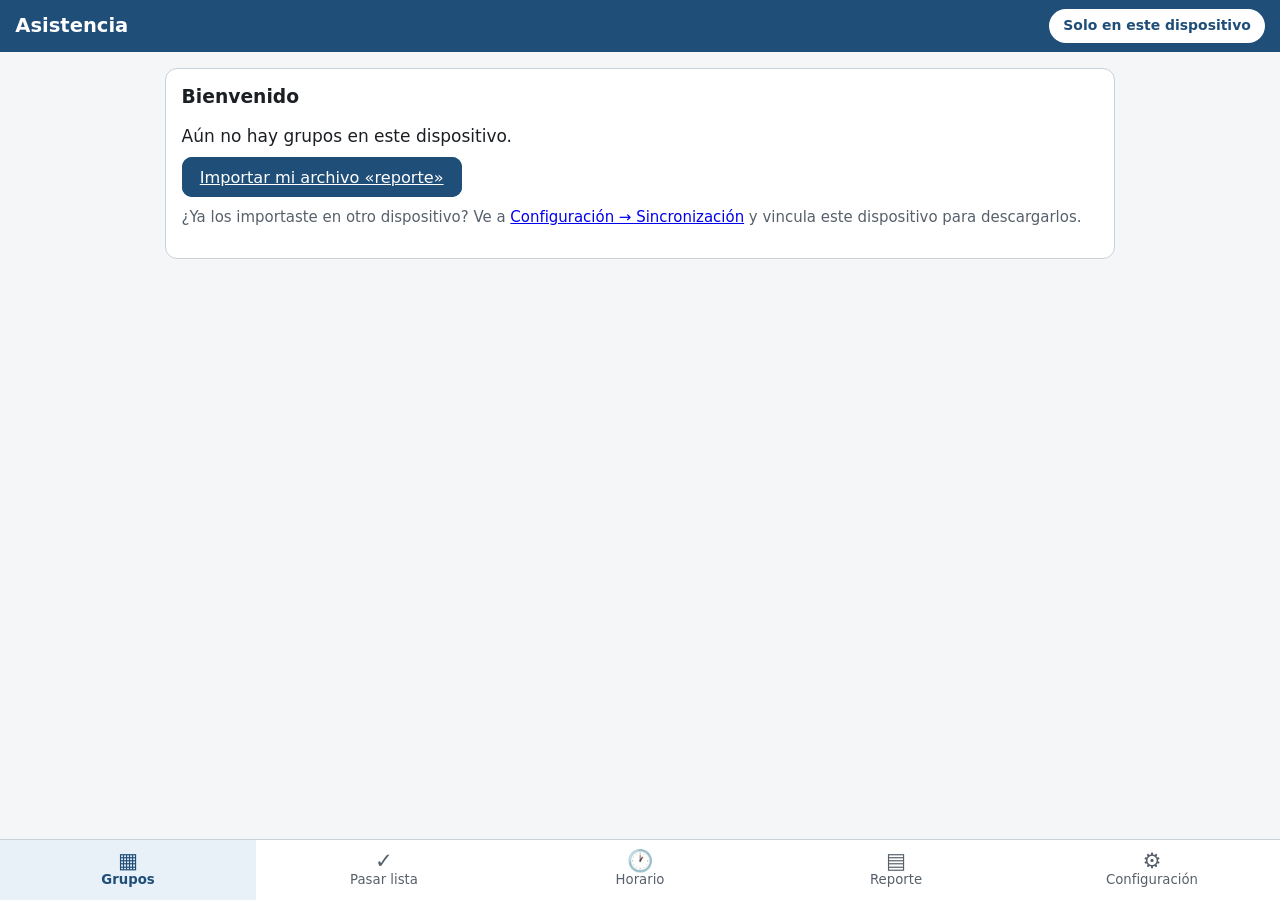
<file: index.html>
<!DOCTYPE html>
<html lang="es">
<head>
<meta charset="utf-8">
<meta name="viewport" content="width=device-width, initial-scale=1, viewport-fit=cover">
<title>Asistencia</title>
<meta name="description" content="Control de asistencia sin conexión para seis grupos">
<meta name="theme-color" content="#1f4e79">
<link rel="manifest" href="manifest.webmanifest">
<link rel="icon" href="icons/icon-192.png">
<link rel="apple-touch-icon" href="icons/apple-touch-icon.png">
<meta name="apple-mobile-web-app-capable" content="yes">
<meta name="mobile-web-app-capable" content="yes">
<meta name="apple-mobile-web-app-title" content="Asistencia">
<meta name="apple-mobile-web-app-status-bar-style" content="default">
<link rel="stylesheet" href="app.css">
</head>
<body>
<header class="top">
  <h1 id="titulo">Asistencia</h1>
  <a id="estado" class="pill local" href="#/config" aria-live="polite">…</a>
</header>
<div id="aviso-actualizacion" class="banner" hidden>
  Hay una versión nueva de la aplicación.
  <button id="btn-actualizar" class="btn small">Actualizar</button>
</div>
<main id="vista" tabindex="-1"></main>
<nav class="bottom" aria-label="Navegación principal">
  <a href="#/" data-nav="grupos"><span aria-hidden="true">▦</span>Grupos</a>
  <a href="#/lista" data-nav="lista"><span aria-hidden="true">✓</span>Pasar lista</a>
  <a href="#/horario" data-nav="horario"><span aria-hidden="true">🕐</span>Horario</a>
  <a href="#/reporte" data-nav="reporte"><span aria-hidden="true">▤</span>Reporte</a>
  <a href="#/config" data-nav="config"><span aria-hidden="true">⚙</span>Configuración</a>
</nav>
<div id="toasts" aria-live="polite"></div>
<div id="impresion" aria-hidden="true"></div>

<dialog id="dlg">
  <form method="dialog" id="dlg-form">
    <h2 id="dlg-titulo"></h2>
    <div id="dlg-cuerpo"></div>
    <div class="dlg-botones">
      <button value="ok" class="btn primary" id="dlg-ok">Aceptar</button>
      <button value="cancel" class="btn" id="dlg-cancelar" formnovalidate>Cancelar</button>
    </div>
  </form>
</dialog>
<noscript>Esta aplicación necesita JavaScript activado.</noscript>
<script src="app.js"></script>
</body>
</html>
</file>
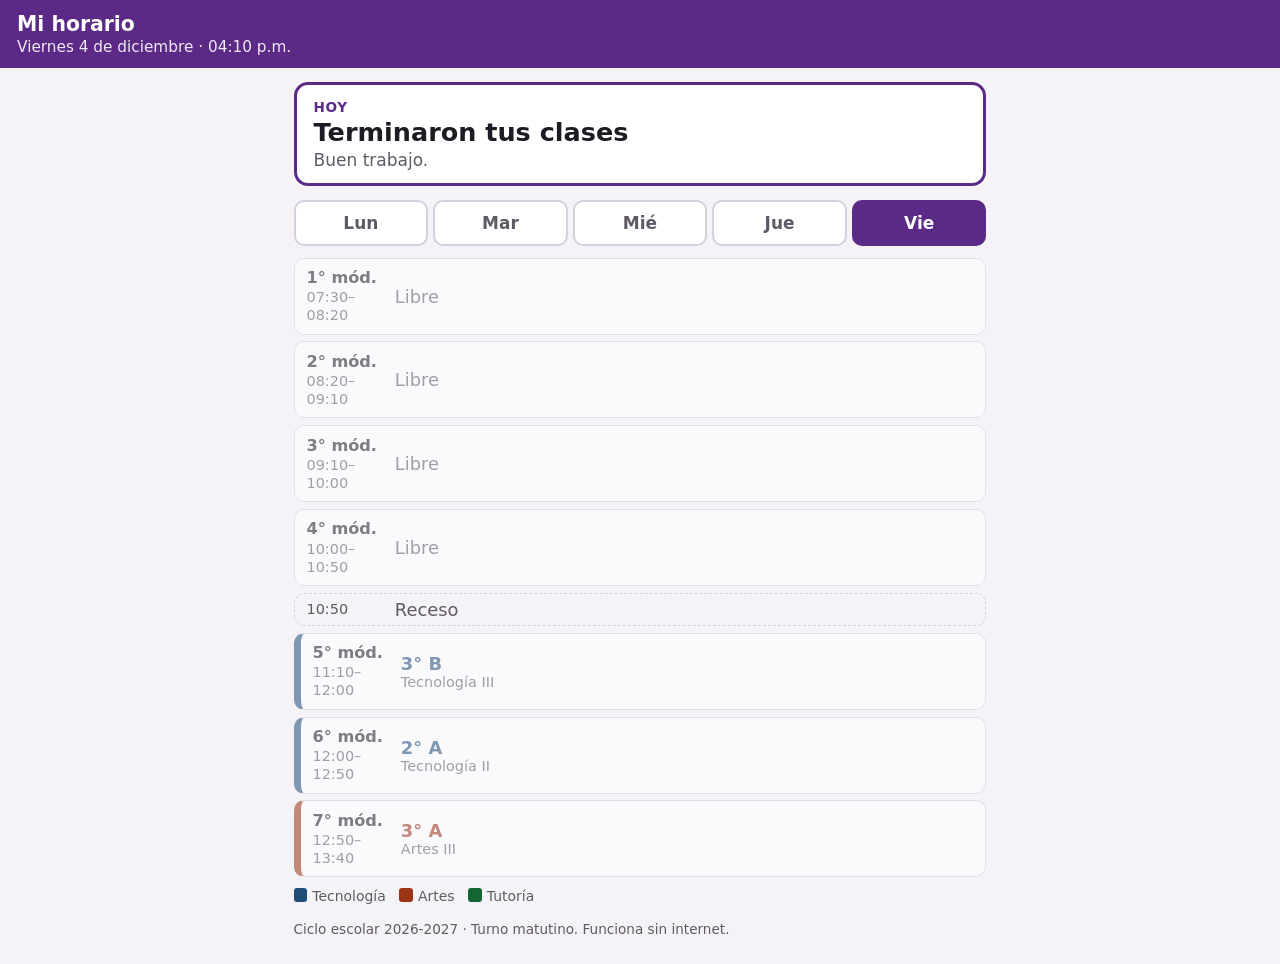
<file: horario.html>
<!DOCTYPE html>
<html lang="es">
<head>
<meta charset="utf-8">
<meta name="viewport" content="width=device-width, initial-scale=1, viewport-fit=cover">
<title>Horario</title>
<meta name="theme-color" content="#5b2a86">
<link rel="manifest" href="horario.webmanifest">
<link rel="icon" href="horario-192.png">
<link rel="apple-touch-icon" href="horario-apple.png">
<meta name="apple-mobile-web-app-capable" content="yes">
<meta name="mobile-web-app-capable" content="yes">
<meta name="apple-mobile-web-app-title" content="Horario">
<style>
:root{--mor:#5b2a86;--fondo:#f5f3f8;--borde:#d6d0de;--tenue:#5f5a66;--tec:#1f4e79;--tec-f:#e3eef9;--art:#9a3412;--art-f:#fdebdc;--tut:#166534;--tut-f:#dcf5e3}
*{box-sizing:border-box}
html{font-size:17px;-webkit-text-size-adjust:100%}
body{margin:0;font-family:system-ui,-apple-system,"Segoe UI",Roboto,Arial,sans-serif;background:var(--fondo);color:#1f1b24;padding-bottom:env(safe-area-inset-bottom)}
header{background:var(--mor);color:#fff;padding:.7rem 1rem;padding-top:calc(.7rem + env(safe-area-inset-top));position:sticky;top:0;z-index:2}
header h1{margin:0;font-size:1.2rem}
header p{margin:.15rem 0 0;font-size:.9rem;opacity:.9}
main{max-width:720px;margin:0 auto;padding:.8rem}
.ahora{background:#fff;border:3px solid var(--mor);border-radius:14px;padding:.8rem 1rem;margin-bottom:.8rem}
.ahora .et{font-size:.8rem;font-weight:700;text-transform:uppercase;letter-spacing:.04em;color:var(--mor)}
.ahora .cl{font-size:1.5rem;font-weight:800;margin:.15rem 0}
.ahora .hr{color:var(--tenue)}
.sig{margin-top:.6rem;padding-top:.6rem;border-top:1px solid var(--borde);font-size:.95rem}
.dias{display:grid;grid-template-columns:repeat(5,1fr);gap:.3rem;margin-bottom:.7rem}
.dias button{font:inherit;font-weight:700;min-height:46px;border-radius:10px;border:2px solid var(--borde);background:#fff;color:var(--tenue);cursor:pointer}
.dias button.sel{background:var(--mor);border-color:var(--mor);color:#fff}
.dias button.hoy:not(.sel){border-color:var(--mor);color:var(--mor)}
ol{list-style:none;margin:0;padding:0}
li{display:grid;grid-template-columns:4.6rem 1fr;gap:.6rem;align-items:center;background:#fff;border:1px solid var(--borde);border-radius:10px;padding:.55rem .7rem;margin-bottom:.4rem}
li .t{font-size:.85rem;color:var(--tenue);line-height:1.25}
li .t b{display:block;color:#1f1b24;font-size:.95rem}
li .c{font-weight:700;font-size:1.05rem}
li .c small{display:block;font-weight:500;font-size:.85rem;color:var(--tenue)}
li.libre .c{color:var(--tenue);font-weight:500}
li.receso{background:transparent;border-style:dashed;padding:.3rem .7rem}
li.TEC{border-left:7px solid var(--tec)} li.TEC .c{color:var(--tec)}
li.ART{border-left:7px solid var(--art)} li.ART .c{color:var(--art)}
li.TUT{border-left:7px solid var(--tut)} li.TUT .c{color:var(--tut)}
li.actual{outline:3px solid var(--mor);outline-offset:1px}
li.actual .t b::after{content:" · ahora";color:var(--mor)}
li.pasada{opacity:.55}
.ley{display:flex;gap:.8rem;flex-wrap:wrap;font-size:.82rem;color:var(--tenue);margin-top:.6rem}
.ley span::before{content:"";display:inline-block;width:.8rem;height:.8rem;border-radius:3px;margin-right:.3rem;vertical-align:-1px}
.ley .TEC::before{background:var(--tec)} .ley .ART::before{background:var(--art)} .ley .TUT::before{background:var(--tut)}
.pie{font-size:.8rem;color:var(--tenue);margin-top:1rem}
</style>
</head>
<body>
<header><h1>Mi horario</h1><p id="fecha"></p></header>
<main>
  <section class="ahora" id="ahora" aria-live="polite"></section>
  <div class="dias" id="dias" role="tablist" aria-label="Día de la semana"></div>
  <ol id="lista"></ol>
  <div class="ley"><span class="TEC">Tecnología</span><span class="ART">Artes</span><span class="TUT">Tutoría</span></div>
  <p class="pie">Ciclo escolar 2026-2027 · Turno matutino. Funciona sin internet.</p>
</main>
<script>
'use strict';
const MODULOS = [
  { n: 1, ini: '07:30', fin: '08:20' }, { n: 2, ini: '08:20', fin: '09:10' }, { n: 3, ini: '09:10', fin: '10:00' },
  { n: 4, ini: '10:00', fin: '10:50' }, { n: 'R', ini: '10:50', fin: '11:10' },
  { n: 5, ini: '11:10', fin: '12:00' }, { n: 6, ini: '12:00', fin: '12:50' }, { n: 7, ini: '12:50', fin: '13:40' }
];
const MAT = { TEC1: ['TEC', 'Tecnología I'], TEC2: ['TEC', 'Tecnología II'], TEC3: ['TEC', 'Tecnología III'], ART3: ['ART', 'Artes III'], TUT: ['TUT', 'Tutoría'] };
// [módulo, materia, grupo] por día (1 = lunes … 5 = viernes)
const HORARIO = {
  1: [[1, 'TEC1', '1° B'], [2, 'TEC1', '1° A'], [3, 'TEC2', '2° A'], [4, 'TEC3', '3° A'], [5, 'ART3', '3° B'], [6, 'TEC2', '2° B'], [7, 'ART3', '3° A']],
  2: [[1, 'TEC3', '3° A'], [2, 'TEC1', '1° A'], [3, 'TEC3', '3° B'], [4, 'TEC1', '1° B']],
  3: [[1, 'TEC2', '2° A'], [2, 'TEC1', '1° A'], [3, 'ART3', '3° B'], [4, 'TEC2', '2° B'], [5, 'TEC1', '1° B'], [6, 'ART3', '3° B'], [7, 'TUT', '3° B']],
  4: [[4, 'TEC3', '3° A'], [5, 'TEC3', '3° B'], [6, 'ART3', '3° A'], [7, 'TEC2', '2° B']],
  5: [[5, 'TEC3', '3° B'], [6, 'TEC2', '2° A'], [7, 'ART3', '3° A']]
};
const DIAS = ['Domingo', 'Lunes', 'Martes', 'Miércoles', 'Jueves', 'Viernes', 'Sábado'];
const MESES = ['enero', 'febrero', 'marzo', 'abril', 'mayo', 'junio', 'julio', 'agosto', 'septiembre', 'octubre', 'noviembre', 'diciembre'];
let diaSel = null;
const min = t => { const [h, m] = t.split(':').map(Number); return h * 60 + m; };
const clase = (d, n) => (HORARIO[d] || []).find(x => x[0] === n);
function texto(c) { const [tipo, nombre] = MAT[c[1]]; return { tipo, nombre, grupo: c[2] }; }

function pintar() {
  const ahora = new Date(), d = ahora.getDay(), m = ahora.getHours() * 60 + ahora.getMinutes();
  const laborable = d >= 1 && d <= 5;
  if (diaSel === null) diaSel = laborable ? d : 1;
  document.getElementById('fecha').textContent = `${DIAS[d]} ${ahora.getDate()} de ${MESES[ahora.getMonth()]} · ${ahora.toLocaleTimeString('es-MX', { hour: '2-digit', minute: '2-digit' })}`;

  // Tarjeta «Ahora / Siguiente»
  let html = '';
  if (!laborable) html = `<div class="et">Hoy</div><div class="cl">Sin clases</div><div class="hr">Fin de semana. El lunes empiezas a las 7:30 con ${texto(HORARIO[1][0]).nombre} · ${HORARIO[1][0][2]}.</div>`;
  else {
    const hoy = HORARIO[d];
    const actualMod = MODULOS.find(x => m >= min(x.ini) && m < min(x.fin));
    const cAct = actualMod && actualMod.n !== 'R' ? clase(d, actualMod.n) : null;
    const prox = hoy.map(c => ({ c, mod: MODULOS.find(x => x.n === c[0]) })).find(o => min(o.mod.ini) > m && (!cAct || o.c !== cAct));
    if (cAct) { const t = texto(cAct); html = `<div class="et">Ahora · ${cAct[0]}° módulo</div><div class="cl">${t.nombre} · ${t.grupo}</div><div class="hr">${actualMod.ini} – ${actualMod.fin} · termina en ${min(actualMod.fin) - m} min</div>`; }
    else if (actualMod && actualMod.n === 'R') html = `<div class="et">Ahora</div><div class="cl">Receso</div><div class="hr">10:50 – 11:10</div>`;
    else if (m < min('07:30')) html = `<div class="et">Hoy</div><div class="cl">Aún no empiezan las clases</div>`;
    else if (m >= min('13:40')) html = `<div class="et">Hoy</div><div class="cl">Terminaron tus clases</div><div class="hr">Buen trabajo.</div>`;
    else html = `<div class="et">Ahora</div><div class="cl">Hora libre</div>${actualMod ? `<div class="hr">${actualMod.n}° módulo · ${actualMod.ini} – ${actualMod.fin}</div>` : ''}`;
    if (prox) { const t = texto(prox.c); html += `<div class="sig"><b>Siguiente:</b> ${t.nombre} · ${t.grupo} a las ${prox.mod.ini} (${prox.c[0]}° módulo)</div>`; }
    else if (m < min('13:40')) html += `<div class="sig">No tienes más clases hoy.</div>`;
  }
  document.getElementById('ahora').innerHTML = html;

  // Botones de días
  document.getElementById('dias').innerHTML = [1, 2, 3, 4, 5].map(x =>
    `<button role="tab" data-d="${x}" class="${x === diaSel ? 'sel' : ''} ${x === d ? 'hoy' : ''}" aria-selected="${x === diaSel}">${DIAS[x].slice(0, 3)}</button>`).join('');

  // Lista del día elegido
  const esHoy = diaSel === d;
  document.getElementById('lista').innerHTML = MODULOS.map(mod => {
    if (mod.n === 'R') return `<li class="receso"><span class="t">${mod.ini}</span><span class="c" style="font-weight:500;color:var(--tenue)">Receso</span></li>`;
    const c = clase(diaSel, mod.n);
    const est = esHoy ? (m >= min(mod.ini) && m < min(mod.fin) ? ' actual' : m >= min(mod.fin) ? ' pasada' : '') : '';
    if (!c) return `<li class="libre${est}"><span class="t"><b>${mod.n}° mód.</b>${mod.ini}–${mod.fin}</span><span class="c">Libre</span></li>`;
    const t = texto(c);
    return `<li class="${t.tipo}${est}"><span class="t"><b>${mod.n}° mód.</b>${mod.ini}–${mod.fin}</span><span class="c">${t.grupo}<small>${t.nombre}</small></span></li>`;
  }).join('');
}
document.getElementById('dias').addEventListener('click', e => { const b = e.target.closest('button'); if (b) { diaSel = Number(b.dataset.d); pintar(); } });
document.addEventListener('visibilitychange', () => { if (document.visibilityState === 'visible') { diaSel = null; pintar(); } });
setInterval(pintar, 30000);
pintar();
if ('serviceWorker' in navigator && location.protocol !== 'file:') navigator.serviceWorker.register('sw.js').catch(() => {});
</script>
</body>
</html>
</file>
<file: app.css>
:root{
  --azul:#1f4e79; --fondo:#f4f6f8; --borde:#c9d1d9; --texto:#1b1f23; --tenue:#57606a;
  --verde:#1a7f37; --verde-f:#dafbe1; --rojo:#b42318; --rojo-f:#ffe4e1; --gris:#4b5563; --gris-f:#e5e7eb;
  --ambar:#9a6700; --ambar-f:#fff4d6;
}
*{box-sizing:border-box}
[hidden]{display:none !important}
html{font-size:17px;-webkit-text-size-adjust:100%}
body{margin:0;font-family:system-ui,-apple-system,"Segoe UI",Roboto,Arial,sans-serif;color:var(--texto);background:var(--fondo);line-height:1.4;padding-bottom:calc(70px + env(safe-area-inset-bottom))}
h1,h2,h3{line-height:1.2}
.top{position:sticky;top:0;z-index:5;display:flex;align-items:center;justify-content:space-between;gap:.5rem;padding:.55rem .9rem;padding-top:calc(.55rem + env(safe-area-inset-top));background:var(--azul);color:#fff}
.top h1{font-size:1.15rem;margin:0;white-space:nowrap;overflow:hidden;text-overflow:ellipsis}
.pill{display:inline-block;padding:.3rem .7rem;border-radius:999px;font-size:.82rem;font-weight:600;text-decoration:none;white-space:nowrap;border:2px solid transparent}
.pill.ok{background:var(--verde-f);color:var(--verde)}
.pill.pend,.pill.busy{background:var(--ambar-f);color:var(--ambar)}
.pill.off{background:#fff;color:var(--gris);border-color:var(--gris)}
.pill.warn{background:var(--rojo-f);color:var(--rojo)}
.pill.local{background:#fff;color:var(--azul)}
main{max-width:980px;margin:0 auto;padding:.9rem}
main:focus{outline:none}
nav.bottom{position:fixed;bottom:0;left:0;right:0;z-index:5;display:grid;grid-template-columns:repeat(5,1fr);background:#fff;border-top:1px solid var(--borde);padding-bottom:env(safe-area-inset-bottom)}
nav.bottom a{display:flex;flex-direction:column;align-items:center;justify-content:center;min-height:60px;font-size:.78rem;color:var(--tenue);text-decoration:none;text-align:center;padding:.2rem}
nav.bottom a span{font-size:1.25rem;line-height:1}
nav.bottom a.activo{color:var(--azul);font-weight:700;background:#e8f0f8}
.btn{font:inherit;font-size:.95rem;min-height:46px;padding:.5rem .95rem;border-radius:10px;border:2px solid var(--borde);background:#fff;color:var(--texto);cursor:pointer;touch-action:manipulation}
.btn:active{transform:translateY(1px)}
.btn.primary{background:var(--azul);border-color:var(--azul);color:#fff}
.btn.danger{border-color:var(--rojo);color:var(--rojo)}
.btn.small{min-height:36px;padding:.25rem .7rem;font-size:.85rem}
.btn:disabled{opacity:.5;cursor:default}
.fila{display:flex;flex-wrap:wrap;gap:.5rem;align-items:center}
.card{background:#fff;border:1px solid var(--borde);border-radius:12px;padding:.9rem;margin-bottom:.9rem}
.card h2{font-size:1.1rem;margin:.1rem 0 .6rem}
.card h3{font-size:1rem;margin:.8rem 0 .4rem}
.tenue{color:var(--tenue);font-size:.88rem}
.aviso{background:var(--ambar-f);border:1px solid #e3c26b;color:#5c4100;border-radius:10px;padding:.6rem .8rem;margin:.5rem 0}
.error{background:var(--rojo-f);border:1px solid #f1a39b;color:#7a1a12;border-radius:10px;padding:.6rem .8rem;margin:.5rem 0}
.ok-box{background:var(--verde-f);border:1px solid #8fd19e;color:#0f5323;border-radius:10px;padding:.6rem .8rem;margin:.5rem 0}
label.campo{display:block;margin:.5rem 0}
label.campo span{display:block;font-size:.88rem;color:var(--tenue);margin-bottom:.15rem}
input[type=text],input[type=date],input[type=search],input[type=url],input[type=password],select,textarea{font:inherit;font-size:1rem;min-height:46px;padding:.4rem .6rem;border:2px solid var(--borde);border-radius:10px;background:#fff;width:100%;max-width:100%}
textarea{min-height:90px}
input:focus,select:focus,textarea:focus,.btn:focus-visible{outline:3px solid #7fb0e0;outline-offset:1px}
/* Grupos */
.grupos{display:grid;grid-template-columns:repeat(2,1fr);gap:.8rem}
@media(min-width:700px){.grupos{grid-template-columns:repeat(3,1fr)}}
.grupo-btn{display:flex;flex-direction:column;align-items:flex-start;justify-content:center;min-height:120px;padding:1rem;border-radius:14px;border:2px solid var(--azul);background:#fff;color:var(--texto);text-decoration:none;cursor:pointer;font:inherit;text-align:left}
.grupo-btn strong{font-size:1.9rem;color:var(--azul)}
.grupo-btn small{color:var(--tenue);font-size:.85rem;margin-top:.2rem}
.grupo-btn .hecho{color:var(--verde);font-weight:700}
/* Lista */
.cab-lista{display:flex;flex-wrap:wrap;gap:.5rem;align-items:center;justify-content:space-between;margin-bottom:.5rem}
.cab-lista h2{font-size:1.5rem;margin:0;color:var(--azul)}
.fecha-sel{display:flex;gap:.35rem;align-items:center}
.fecha-sel input{width:auto;min-width:150px}
.fecha-sel .btn{min-width:46px;padding:.3rem}
.contadores{display:grid;grid-template-columns:repeat(3,1fr);gap:.4rem;margin:.5rem 0}
.contador{border-radius:10px;padding:.4rem;text-align:center;font-size:.85rem;border:2px solid}
.contador b{display:block;font-size:1.35rem}
.contador.a{background:var(--verde-f);border-color:var(--verde);color:var(--verde)}
.contador.f{background:var(--rojo-f);border-color:var(--rojo);color:var(--rojo)}
.contador.p{background:#fff;border-color:var(--gris);color:var(--gris)}
.herr{display:grid;grid-template-columns:1fr auto;gap:.4rem;margin-bottom:.5rem}
.herr .todos{grid-column:1/-1}
@media(min-width:700px){.herr{grid-template-columns:1fr auto auto}.herr .todos{grid-column:auto}}
.alumnos{list-style:none;margin:0;padding:0}
.alumno{background:#fff;border:1px solid var(--borde);border-left:6px solid var(--gris-f);border-radius:10px;padding:.55rem .6rem;margin-bottom:.45rem;display:grid;grid-template-columns:1fr;gap:.4rem}
.alumno.st-A{border-left-color:var(--verde)}
.alumno.st-F{border-left-color:var(--rojo)}
.alumno .nom{display:flex;justify-content:space-between;gap:.5rem;align-items:baseline}
.alumno .nom b{font-weight:600}
.alumno .num{color:var(--tenue);font-size:.85rem;margin-right:.3rem}
.estado-txt{font-size:.8rem;font-weight:700;white-space:nowrap;padding:.1rem .45rem;border-radius:6px}
.estado-txt.A{background:var(--verde-f);color:var(--verde)}
.estado-txt.F{background:var(--rojo-f);color:var(--rojo)}
.estado-txt.N{background:var(--gris-f);color:var(--gris)}
.botones{display:grid;grid-template-columns:1fr 1fr 1fr;gap:.4rem}
.b-est{font:inherit;font-size:.95rem;font-weight:600;min-height:52px;border-radius:10px;border:2px solid;background:#fff;cursor:pointer;touch-action:manipulation;padding:.2rem}
.b-est.A{border-color:var(--verde);color:var(--verde)}
.b-est.F{border-color:var(--rojo);color:var(--rojo)}
.b-est.B{border-color:var(--gris);color:var(--gris);font-weight:500}
.b-est.A[aria-pressed=true]{background:var(--verde);color:#fff}
.b-est.F[aria-pressed=true]{background:var(--rojo);color:#fff}
@media(min-width:760px){.alumno{grid-template-columns:1fr 420px;align-items:center}}
/* Tablas */
table.t{border-collapse:collapse;width:100%;font-size:.9rem;background:#fff}
table.t th,table.t td{border:1px solid var(--borde);padding:.3rem .4rem;text-align:left;vertical-align:top}
table.t th{background:#eef2f6}
.scroll{overflow-x:auto}
/* Toasts */
#toasts{position:fixed;left:50%;transform:translateX(-50%);bottom:calc(72px + env(safe-area-inset-bottom));z-index:20;display:flex;flex-direction:column;gap:.4rem;width:min(94vw,520px)}
.toast{background:#24292f;color:#fff;border-radius:10px;padding:.6rem .8rem;display:flex;gap:.6rem;align-items:center;justify-content:space-between;font-size:.92rem}
.toast button{font:inherit;font-weight:700;background:#fff;color:#24292f;border:0;border-radius:8px;min-height:40px;padding:.2rem .8rem;cursor:pointer}
.banner{background:var(--ambar-f);padding:.5rem .9rem;display:flex;gap:.6rem;align-items:center;justify-content:center;flex-wrap:wrap}
dialog{border:0;border-radius:14px;padding:1rem;width:min(94vw,480px);max-height:90vh}
dialog::backdrop{background:rgba(0,0,0,.4)}
dialog h2{margin-top:0;font-size:1.15rem}
.dlg-botones{display:flex;flex-direction:row-reverse;gap:.5rem;justify-content:flex-start;margin-top:1rem}
.dias{display:flex;gap:.3rem;flex-wrap:wrap}
.dias label{display:flex;align-items:center;justify-content:center;min-width:46px;min-height:42px;border:2px solid var(--borde);border-radius:8px;padding:0 .4rem;cursor:pointer;background:#fff}
.dias input{margin-right:.25rem;width:18px;height:18px}
.lista-simple{list-style:none;padding:0;margin:0}
.lista-simple li{display:flex;justify-content:space-between;gap:.5rem;align-items:center;padding:.4rem 0;border-bottom:1px solid #eee;flex-wrap:wrap}
details summary{cursor:pointer;min-height:40px;display:flex;align-items:center;font-weight:600}
.conf{border:2px solid var(--rojo);border-radius:12px;background:#fff;padding:.7rem;margin-bottom:.7rem}
.conf .opc{display:grid;grid-template-columns:1fr 1fr;gap:.5rem;margin-top:.5rem}
.conf .opc>div{border:1px solid var(--borde);border-radius:10px;padding:.5rem}
code.blk{display:block;word-break:break-all;background:#f0f2f4;border-radius:8px;padding:.5rem;font-size:.8rem}

/* ===== Concentrado (vista previa y PDF) ===== */
.rep{background:#fff;color:#000;font-family:Arial,Helvetica,sans-serif}
.rep-pagina{padding:.6rem 0 1rem}
.rep-cab{display:flex;justify-content:space-between;gap:1rem;align-items:flex-end;margin-bottom:.35rem}
.rep-cab h3{margin:0;font-size:13pt}
.rep-cab p{margin:0;font-size:9.5pt}
table.rep-t{border-collapse:collapse;width:100%;font-size:9pt}
table.rep-t th,table.rep-t td{border:1px solid #333;padding:2px 3px;text-align:center}
table.rep-t thead{display:table-header-group}
table.rep-t tr{page-break-inside:avoid;break-inside:avoid}
table.rep-t td.n{text-align:left;white-space:normal;min-width:190px;font-size:9.5pt}
table.rep-t td.n small{display:block;font-size:8pt;color:#333}
table.rep-t td.b{background:#d9d9d9;color:#333;font-style:italic}
table.rep-t td.sr{color:#666}
table.rep-t th.dia{min-width:22px;font-size:8.5pt}
table.rep-t td.tot{font-weight:700}
.rep-ley{font-size:8.5pt;margin:.3rem 0}
.rep-firma{display:flex;gap:2rem;margin-top:1.2rem;font-size:10pt;page-break-inside:avoid;break-inside:avoid}
.rep-firma div{flex:1;border-top:1px solid #000;padding-top:.2rem;text-align:center;margin-top:1.6rem}
#impresion{display:none}
@media print{
  body{background:#fff;padding:0}
  body>*:not(#impresion){display:none !important}
  #impresion{display:block !important}
  .rep-pagina{page-break-after:always;break-after:page;padding:0}
  .rep-pagina:last-child{page-break-after:auto;break-after:auto}
  *{-webkit-print-color-adjust:exact;print-color-adjust:exact}
}
table.rep-t th.tcab{text-align:left;font-size:9pt;font-weight:600;background:#fff;border:0;border-bottom:1px solid #333;padding:0 0 2px}
/* Pestañas Asistencia / Trabajos */
.tabs{display:grid;grid-template-columns:1fr 1fr;gap:.3rem;background:#e3e8ee;border-radius:12px;padding:.25rem;margin-bottom:.7rem}
.tabs a{display:flex;align-items:center;justify-content:center;min-height:44px;border-radius:9px;text-decoration:none;color:var(--tenue);font-weight:600}
.tabs a.activo{background:#fff;color:var(--azul);box-shadow:0 1px 2px rgba(0,0,0,.15)}
/* Trabajos */
.lista-act{list-style:none;padding:0;margin:0}
.lista-act a.act{display:flex;flex-direction:column;gap:.2rem;background:#fff;border:1px solid var(--borde);border-left:6px solid var(--azul);border-radius:10px;padding:.7rem;margin-bottom:.5rem;text-decoration:none;color:var(--texto)}
.lista-act b{font-size:1.05rem}
.mini{display:flex;flex-wrap:wrap;gap:.3rem .8rem;font-size:.85rem;font-weight:600}
.m-T{color:var(--verde)}.m-A{color:var(--ambar)}.m-N{color:var(--rojo)}.m-p{color:var(--gris)}
.contadores.c4{grid-template-columns:repeat(4,1fr)}
.contador.av{background:var(--ambar-f);border-color:var(--ambar);color:var(--ambar)}
.b-est.wT{border-color:var(--verde);color:var(--verde)}
.b-est.wA{border-color:var(--ambar);color:var(--ambar)}
.b-est.wN{border-color:var(--rojo);color:var(--rojo)}
.b-est.wT[aria-pressed=true]{background:var(--verde);color:#fff}
.b-est.wA[aria-pressed=true]{background:var(--ambar);color:#fff}
.b-est.wN[aria-pressed=true]{background:var(--rojo);color:#fff}
.alumno.st-wT{border-left-color:var(--verde)}
.alumno.st-wA{border-left-color:var(--ambar)}
.alumno.st-wN{border-left-color:var(--rojo)}
.estado-txt.wT{background:var(--verde-f);color:var(--verde)}
.estado-txt.wA{background:var(--ambar-f);color:var(--ambar)}
.estado-txt.wN{background:var(--rojo-f);color:var(--rojo)}
table.rep-t td.wN{font-weight:700}
@media(max-width:400px){.contadores.c4 .contador{font-size:.72rem}}
/* Horario */
.h-ahora{background:#fff;border:3px solid #5b2a86;border-radius:14px;padding:.8rem 1rem;margin-bottom:.8rem}
.h-et{font-size:.8rem;font-weight:700;text-transform:uppercase;letter-spacing:.04em;color:#5b2a86}
.h-cl{font-size:1.45rem;font-weight:800;margin:.15rem 0}
.h-hr{color:var(--tenue)}
.h-sig{margin-top:.6rem;padding-top:.6rem;border-top:1px solid var(--borde)}
.h-dias{display:grid;grid-template-columns:repeat(5,1fr);gap:.3rem;margin-bottom:.7rem}
.h-dias button{font:inherit;font-weight:700;min-height:46px;border-radius:10px;border:2px solid var(--borde);background:#fff;color:var(--tenue);cursor:pointer}
.h-dias button.sel{background:#5b2a86;border-color:#5b2a86;color:#fff}
.h-dias button.hoy:not(.sel){border-color:#5b2a86;color:#5b2a86}
.h-lista{list-style:none;margin:0;padding:0}
.h-lista li{background:#fff;border:1px solid var(--borde);border-radius:10px;margin-bottom:.4rem;overflow:hidden}
.h-fila{display:grid;grid-template-columns:4.8rem 1fr;gap:.6rem;align-items:center;padding:.55rem .7rem;width:100%;font:inherit;text-align:left;background:none;border:0;color:inherit;text-decoration:none;cursor:pointer;min-height:56px}
button.h-fila{border:2px dashed transparent}
button.h-fila:hover{border-color:#b9a6cf}
.h-t{font-size:.85rem;color:var(--tenue);line-height:1.25}
.h-t b{display:block;color:var(--texto);font-size:.95rem}
.h-c{font-weight:700;font-size:1.05rem}
.h-c small{display:block;font-weight:500;font-size:.85rem;color:var(--tenue)}
.h-c.libre{color:var(--tenue);font-weight:500}
.h-receso{display:grid;grid-template-columns:4.8rem 1fr;gap:.6rem;padding:.3rem .7rem;background:transparent !important;border-style:dashed !important;color:var(--tenue)}
.h-lista li.h-TEC{border-left:7px solid #1f4e79}.h-lista li.h-TEC .h-c{color:#1f4e79}
.h-lista li.h-ART{border-left:7px solid #9a3412}.h-lista li.h-ART .h-c{color:#9a3412}
.h-lista li.h-TUT{border-left:7px solid #166534}.h-lista li.h-TUT .h-c{color:#166534}
.h-lista li.actual{outline:3px solid #5b2a86;outline-offset:1px}
.h-lista li.actual .h-t b::after{content:" · ahora";color:#5b2a86}
.h-lista li.pasada{opacity:.55}
.h-ley{display:flex;gap:.8rem;flex-wrap:wrap;font-size:.82rem;color:var(--tenue);margin-top:.5rem}
.h-ley span::before{content:"";display:inline-block;width:.8rem;height:.8rem;border-radius:3px;margin-right:.3rem;vertical-align:-1px}
.h-ley .h-TEC::before{background:#1f4e79}.h-ley .h-ART::before{background:#9a3412}.h-ley .h-TUT::before{background:#166534}
/* Bloqueo de lista */
.bloqueo{display:flex;flex-wrap:wrap;gap:.5rem;align-items:center;justify-content:space-between;background:#eef1f5;border:2px solid var(--gris);border-radius:10px;padding:.5rem .7rem;margin:.5rem 0}
.bloqueo.abierto{background:var(--ambar-f);border-color:var(--ambar)}
.b-est:disabled,.btn:disabled{opacity:.4;cursor:not-allowed;filter:grayscale(.4)}
/* Escuelas y materias */
.esc-tit{font-size:1.05rem;color:var(--tenue);margin:1rem 0 .4rem;text-transform:uppercase;letter-spacing:.04em}
.mats{display:flex;flex-wrap:wrap;gap:.35rem;margin:-.2rem 0 .6rem}
.mats a{flex:1;min-width:6.5rem;display:flex;align-items:center;justify-content:center;min-height:42px;padding:.2rem .6rem;border-radius:999px;border:2px solid var(--borde);background:#fff;text-decoration:none;font-weight:700;color:var(--tenue);font-size:.92rem}
.mats a.activo.mat-TEC{background:#1f4e79;border-color:#1f4e79;color:#fff}
.mats a.activo.mat-ART{background:#9a3412;border-color:#9a3412;color:#fff}
.mats a.activo.mat-TUT{background:#166534;border-color:#166534;color:#fff}
.sub-mat{display:inline-block;font-size:.8rem;font-weight:700;padding:.1rem .5rem;border-radius:6px;vertical-align:middle;margin-left:.2rem}
.sub-mat.mat-TEC{background:#e3eef9;color:#1f4e79}.sub-mat.mat-ART{background:#fdebdc;color:#9a3412}.sub-mat.mat-TUT{background:#dcf5e3;color:#166534}
.sub-esc{display:inline-block;font-size:.75rem;font-weight:600;color:var(--tenue);border:1px solid var(--borde);padding:.05rem .4rem;border-radius:6px;vertical-align:middle;margin-left:.3rem}
.h-esc{margin:.9rem 0 .4rem;font-size:1rem;color:#5b2a86}
label.chk{display:inline-flex;align-items:center;gap:.3rem;border:2px solid var(--borde);border-radius:8px;padding:.3rem .6rem;min-height:40px;background:#fff}
/* Inicio: elegir escuela */
.escuelas{display:grid;grid-template-columns:1fr;gap:.9rem}
@media(min-width:700px){.escuelas{grid-template-columns:1fr 1fr}}
.esc-btn{display:flex;flex-direction:column;gap:.25rem;padding:1.1rem 1.2rem;border-radius:16px;border:3px solid var(--borde);background:#fff;color:var(--texto);text-decoration:none;min-height:150px;justify-content:center}
.esc-btn .esc-num{font-size:.85rem;font-weight:800;letter-spacing:.06em;text-transform:uppercase}
.esc-btn strong{font-size:1.45rem;line-height:1.2}
.esc-btn small{color:var(--tenue);font-size:.9rem}
.esc-btn span:not(.esc-num){font-size:.95rem}
.esc-btn .ahora-e{font-weight:700}
.esc-202{border-color:#1f4e79}.esc-202 .esc-num,.esc-202 strong{color:#1f4e79}
.esc-184{border-color:#0f766e}.esc-184 .esc-num,.esc-184 strong{color:#0f766e}
.esc-btn.destacada{box-shadow:0 0 0 4px #fde68a}
.esc-btn.destacada::after{content:"Te toca aquí";align-self:flex-start;margin-top:.3rem;font-size:.75rem;font-weight:800;background:#fde68a;color:#7c4a03;border-radius:999px;padding:.1rem .6rem}
/* Barra de la escuela actual */
.barra-esc{display:flex;align-items:center;justify-content:space-between;gap:.6rem;padding:.35rem .9rem;font-size:.88rem;color:#fff;flex-wrap:wrap}
.barra-esc.esc-202{background:#2b6299}
.barra-esc.esc-184{background:#0f766e}
.barra-esc .btn{background:#fff;color:var(--texto);border-color:#fff;min-height:34px}
.h-otra{margin-top:.6rem;padding:.5rem .6rem;border-radius:8px;background:#fff7d6;border:1px solid #e3c26b;font-size:.92rem}
/* Evaluación continua */
.rep h2.rep-titulo{font-size:20pt;letter-spacing:.06em;margin:.15rem 0 .1rem;font-weight:800}
.rep .rep-cab h3{font-size:12pt}
table.rep-t th.dia small{font-weight:400;font-size:7.5pt}
.ev-dia{background:#f8fafc}
.ev-dia .campo{margin:.2rem 0}
.alumno.falto{background:#fff7f6}
.b-est.wN.auto[aria-pressed=true]{background:#fff;color:var(--rojo);border-style:dashed}
.contador small{display:block;font-size:.72rem;font-weight:600}
/* Fotos */
.alumno .nom{align-items:center}
.nom-t{flex:1;min-width:0}
.avatar{flex:0 0 auto;width:46px;height:46px;border-radius:50%;border:2px solid var(--borde);background:#eef2f6;color:var(--tenue);font:inherit;font-weight:700;font-size:.85rem;padding:0;overflow:hidden;cursor:pointer;display:flex;align-items:center;justify-content:center;touch-action:manipulation}
.avatar.con{border-color:#9fb6cc}
.avatar img{width:100%;height:100%;object-fit:cover;display:block}
.avatar span{letter-spacing:.02em}
.foto-grande{display:block;width:min(70vw,280px);height:auto;aspect-ratio:1;object-fit:cover;border-radius:16px;margin:0 auto}
</file>
